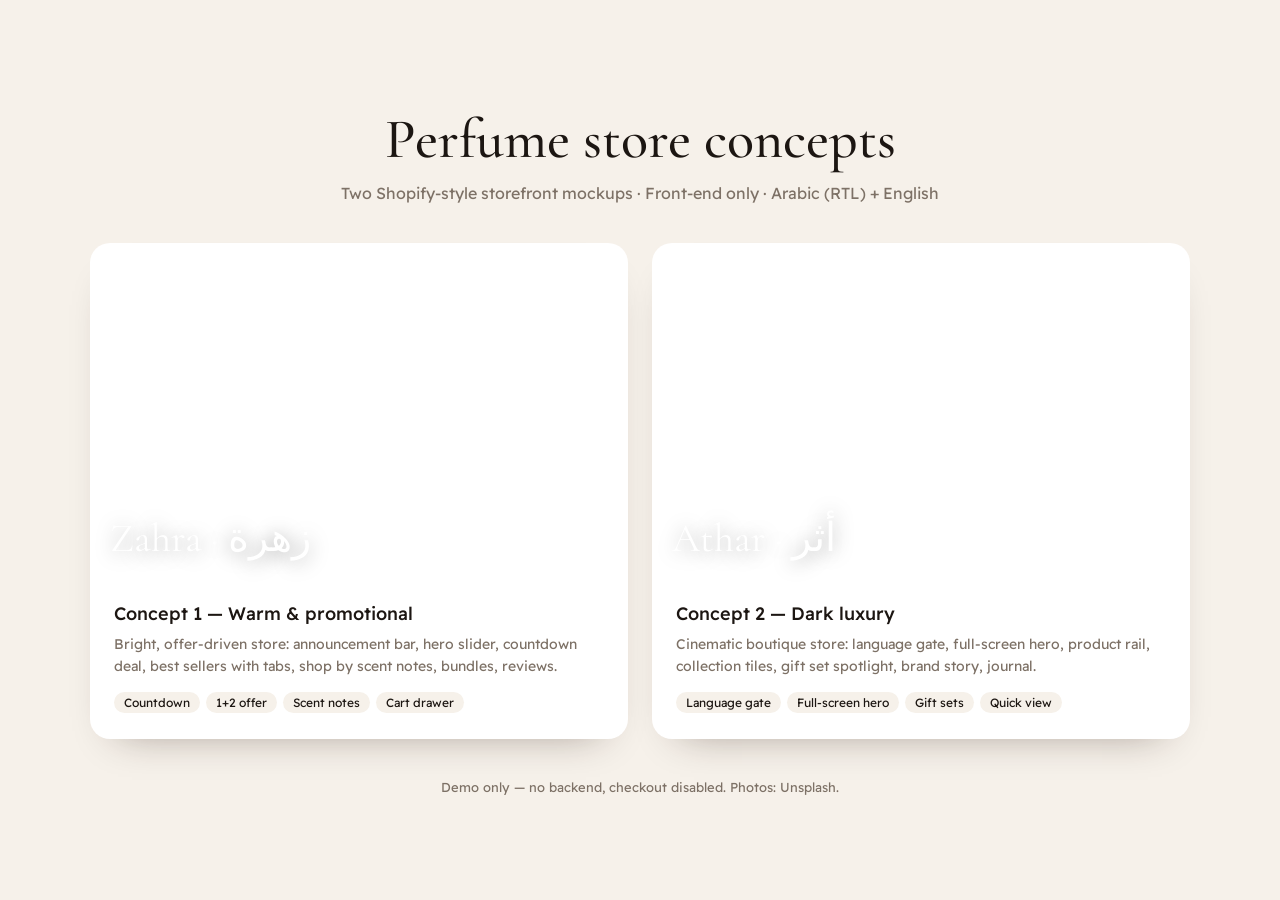
<file: index.html>
<!doctype html>
<html lang="en">
<head>
  <meta charset="utf-8">
  <meta name="viewport" content="width=device-width, initial-scale=1">
  <title>Perfume Store Concepts</title>
  <link rel="preconnect" href="https://fonts.googleapis.com">
  <link rel="preconnect" href="https://fonts.gstatic.com" crossorigin>
  <link href="https://fonts.googleapis.com/css2?family=Cormorant+Garamond:wght@500&family=Readex+Pro:wght@400;500&display=swap" rel="stylesheet">
  <style>
    :root { --ink: #1c1612; --muted: #7d7166; --bg: #f6f1ea; }
    * { box-sizing: border-box; }
    body { margin: 0; min-height: 100vh; background: var(--bg); color: var(--ink); font-family: "Readex Pro", system-ui, sans-serif; display: grid; place-items: center; padding: 48px 16px; }
    main { width: min(1100px, 100%); display: grid; gap: 40px; }
    header { text-align: center; display: grid; gap: 10px; }
    h1 { margin: 0; font-family: "Cormorant Garamond", serif; font-weight: 500; font-size: clamp(34px, 5vw, 56px); }
    header p { margin: 0; color: var(--muted); }
    .grid { display: grid; grid-template-columns: 1fr 1fr; gap: 24px; }
    .card { display: grid; text-decoration: none; color: inherit; border-radius: 20px; overflow: hidden; background: #fff; box-shadow: 0 20px 40px -28px rgba(40, 20, 10, .45); transition: transform .4s cubic-bezier(.2,.7,.2,1); }
    .card:hover { transform: translateY(-6px); }
    .card__cover { aspect-ratio: 16 / 10; background-size: cover; background-position: center; position: relative; }
    .card__cover span { position: absolute; inset: auto 20px 18px; color: #fff; font-family: "Cormorant Garamond", serif; font-size: 40px; text-shadow: 0 2px 20px rgba(0,0,0,.4); }
    .card__body { padding: 22px 24px 26px; display: grid; gap: 8px; }
    .card__body b { font-weight: 500; font-size: 18px; }
    .card__body p { margin: 0; color: var(--muted); font-size: 14px; line-height: 1.6; }
    .tags { display: flex; gap: 6px; flex-wrap: wrap; margin-top: 6px; }
    .tags i { font-style: normal; font-size: 12px; background: var(--bg); padding: 3px 10px; border-radius: 999px; }
    footer { text-align: center; color: var(--muted); font-size: 13px; }
    @media (max-width: 720px) { .grid { grid-template-columns: 1fr; } }
  </style>
</head>
<body>
  <main>
    <header>
      <h1>Perfume store concepts</h1>
      <p>Two Shopify-style storefront mockups · Front-end only · Arabic (RTL) + English</p>
    </header>
    <div class="grid">
      <a class="card" href="zahra/">
        <div class="card__cover" style="background-image:url('https://images.unsplash.com/photo-1622618991746-fe6004db3a47?w=1200&q=80&auto=format&fit=crop')"><span>Zahra · زهرة</span></div>
        <div class="card__body">
          <b>Concept 1 — Warm &amp; promotional</b>
          <p>Bright, offer-driven store: announcement bar, hero slider, countdown deal, best sellers with tabs, shop by scent notes, bundles, reviews.</p>
          <div class="tags"><i>Countdown</i><i>1+2 offer</i><i>Scent notes</i><i>Cart drawer</i></div>
        </div>
      </a>
      <a class="card" href="athar/">
        <div class="card__cover" style="background-image:url('https://images.unsplash.com/photo-1535683577427-740aaac4ec25?w=1200&q=80&auto=format&fit=crop')"><span>Athar · أثر</span></div>
        <div class="card__body">
          <b>Concept 2 — Dark luxury</b>
          <p>Cinematic boutique store: language gate, full-screen hero, product rail, collection tiles, gift set spotlight, brand story, journal.</p>
          <div class="tags"><i>Language gate</i><i>Full-screen hero</i><i>Gift sets</i><i>Quick view</i></div>
        </div>
      </a>
    </div>
    <footer>Demo only — no backend, checkout disabled. Photos: Unsplash.</footer>
  </main>
</body>
</html>
</file>
